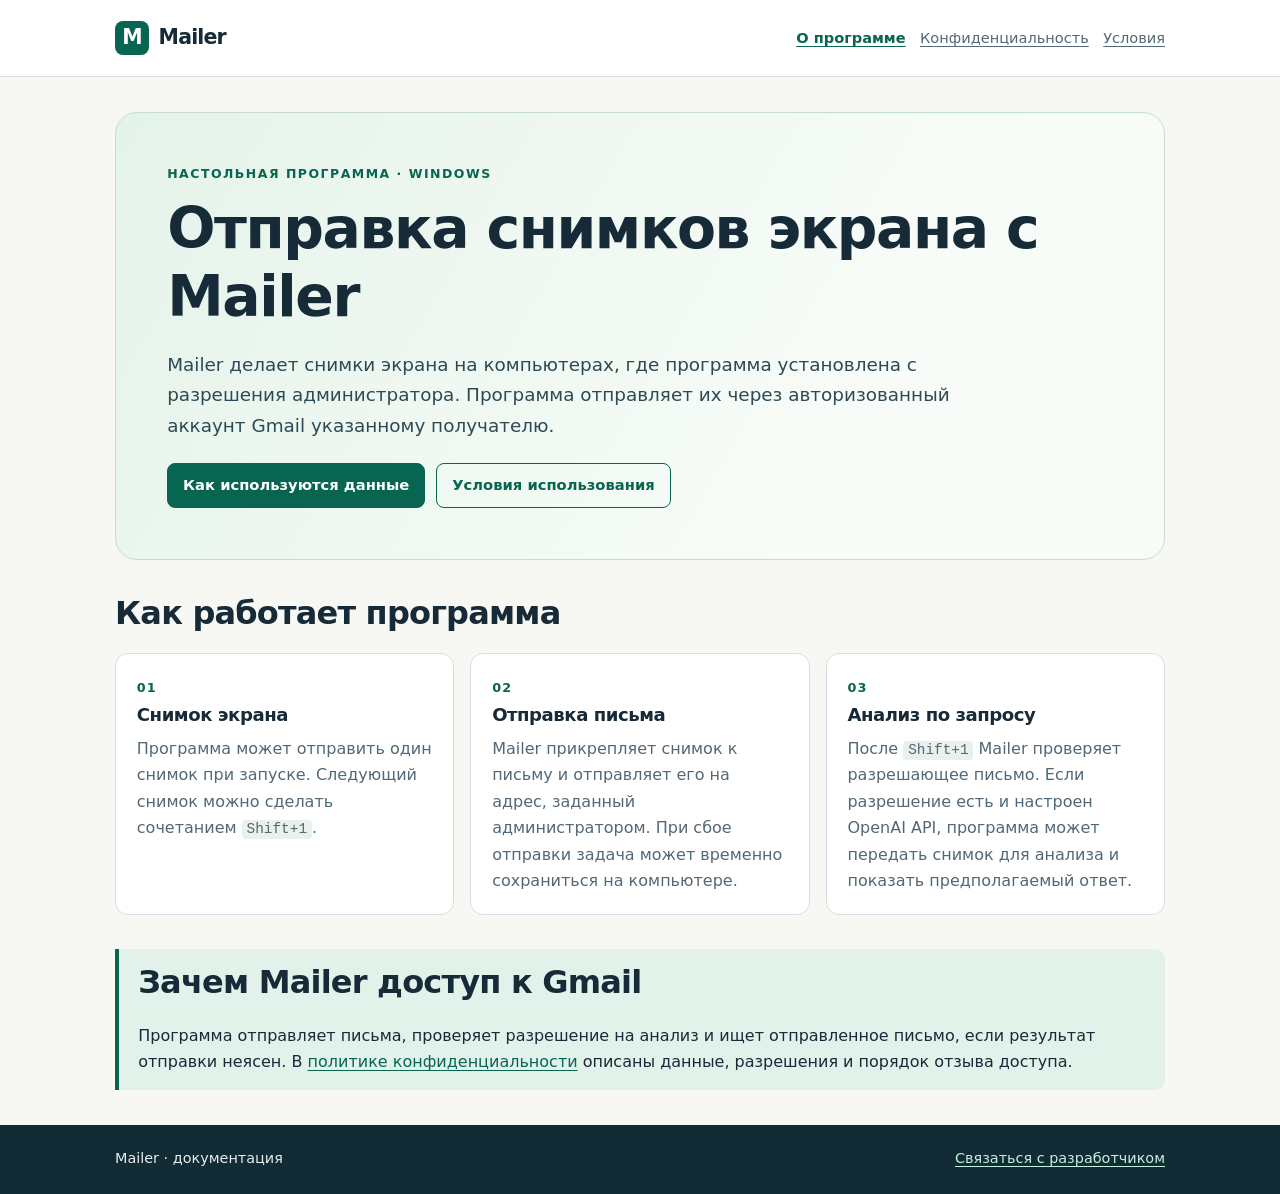
<file: index.html>
<!doctype html>
<html lang="ru">
<head>
<meta charset="utf-8">
<meta name="viewport" content="width=device-width,initial-scale=1">
<meta name="description" content="Описание Mailer, настольной программы Windows для отправки снимков через Gmail API и анализа по запросу.">
<title>Mailer — отправка снимков экрана</title>
<link rel="stylesheet" href="styles.css">
</head>
<body>
<a class="skip" href="#content">К содержанию</a>
<header><div class="wrap head"><a class="brand" href="index.html"><span class="mark" aria-hidden="true">M</span> Mailer</a><nav aria-label="Страницы сайта"><a href="index.html" aria-current="page">О программе</a><a href="privacy.html">Конфиденциальность</a><a href="terms.html">Условия</a></nav></div></header>
<main id="content" class="wrap">
<section class="hero" aria-labelledby="title">
  <p class="eyebrow">Настольная программа · Windows</p>
  <h1 id="title">Отправка снимков экрана с Mailer</h1>
  <p>Mailer делает снимки экрана на компьютерах, где программа установлена с разрешения администратора. Программа отправляет их через авторизованный аккаунт Gmail указанному получателю.</p>
  <div class="actions"><a class="button primary" href="privacy.html">Как используются данные</a><a class="button" href="terms.html">Условия использования</a></div>
</section>
<section aria-labelledby="workflow">
  <h2 id="workflow">Как работает программа</h2>
  <div class="grid">
    <article class="card"><span class="number">01</span><h3>Снимок экрана</h3><p>Программа может отправить один снимок при запуске. Следующий снимок можно сделать сочетанием <kbd>Shift+1</kbd>.</p></article>
    <article class="card"><span class="number">02</span><h3>Отправка письма</h3><p>Mailer прикрепляет снимок к письму и отправляет его на адрес, заданный администратором. При сбое отправки задача может временно сохраниться на компьютере.</p></article>
    <article class="card"><span class="number">03</span><h3>Анализ по запросу</h3><p>После <kbd>Shift+1</kbd> Mailer проверяет разрешающее письмо. Если разрешение есть и настроен OpenAI API, программа может передать снимок для анализа и показать предполагаемый ответ.</p></article>
  </div>
</section>
<section class="note" aria-labelledby="permission">
  <h2 id="permission">Зачем Mailer доступ к Gmail</h2>
  <p>Программа отправляет письма, проверяет разрешение на анализ и ищет отправленное письмо, если результат отправки неясен. В <a href="privacy.html">политике конфиденциальности</a> описаны данные, разрешения и порядок отзыва доступа.</p>
</section>
</main>
<footer><div class="wrap foot"><span>Mailer · документация</span><a href="mailto:sahiddinmurtazayev@gmail.com">Связаться с разработчиком</a></div></footer>
</body>
</html>
</file>
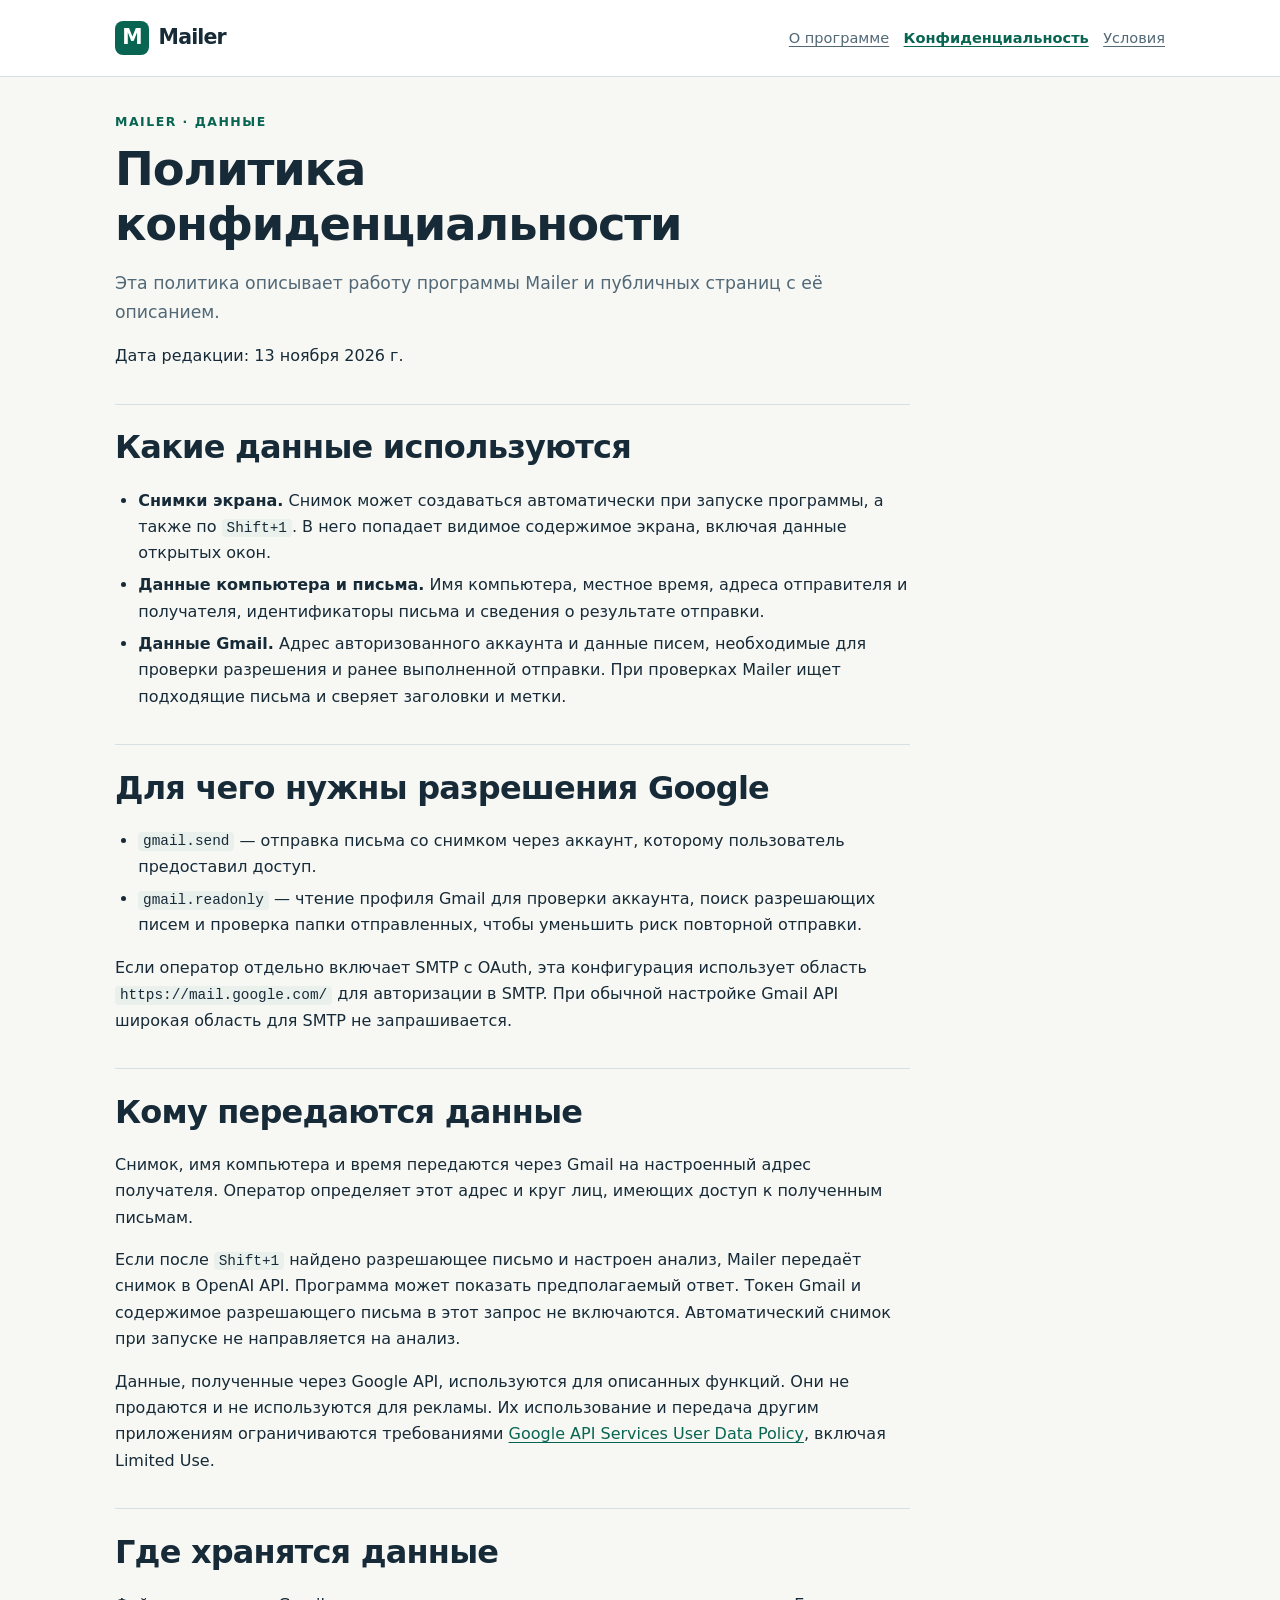
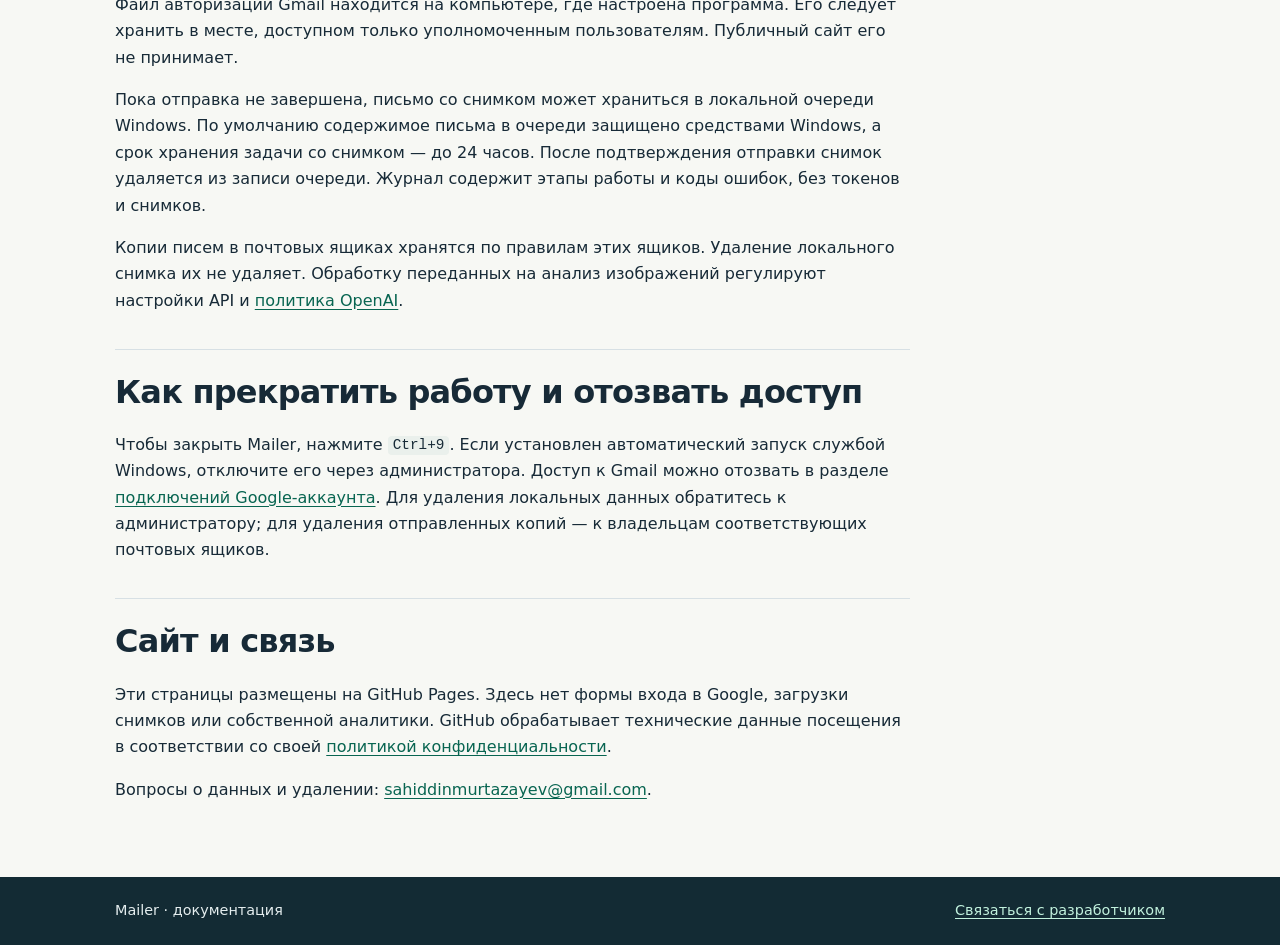
<file: privacy.html>
<!doctype html>
<html lang="ru">
<head>
<meta charset="utf-8">
<meta name="viewport" content="width=device-width,initial-scale=1">
<meta name="description" content="Какие данные обрабатывает Mailer, зачем нужен доступ к Gmail, кому передаются снимки и как отозвать доступ.">
<title>Политика конфиденциальности — Mailer</title>
<link rel="stylesheet" href="styles.css">
</head>
<body>
<a class="skip" href="#content">К содержанию</a>
<header><div class="wrap head"><a class="brand" href="index.html"><span class="mark" aria-hidden="true">M</span> Mailer</a><nav aria-label="Страницы сайта"><a href="index.html">О программе</a><a href="privacy.html" aria-current="page">Конфиденциальность</a><a href="terms.html">Условия</a></nav></div></header>
<main id="content" class="wrap">
<article class="doc">
  <p class="eyebrow">Mailer · данные</p>
  <h1>Политика конфиденциальности</h1>
  <p class="lead">Эта политика описывает работу программы Mailer и публичных страниц с её описанием.</p>
  <p>Дата редакции: <time datetime="2026-11-13">13 ноября 2026 г.</time></p>
  <section><h2>Какие данные используются</h2>
    <ul>
      <li><strong>Снимки экрана.</strong> Снимок может создаваться автоматически при запуске программы, а также по <kbd>Shift+1</kbd>. В него попадает видимое содержимое экрана, включая данные открытых окон.</li>
      <li><strong>Данные компьютера и письма.</strong> Имя компьютера, местное время, адреса отправителя и получателя, идентификаторы письма и сведения о результате отправки.</li>
      <li><strong>Данные Gmail.</strong> Адрес авторизованного аккаунта и данные писем, необходимые для проверки разрешения и ранее выполненной отправки. При проверках Mailer ищет подходящие письма и сверяет заголовки и метки.</li>
    </ul>
  </section>
  <section><h2>Для чего нужны разрешения Google</h2>
    <ul>
      <li><code>gmail.send</code> — отправка письма со снимком через аккаунт, которому пользователь предоставил доступ.</li>
      <li><code>gmail.readonly</code> — чтение профиля Gmail для проверки аккаунта, поиск разрешающих писем и проверка папки отправленных, чтобы уменьшить риск повторной отправки.</li>
    </ul>
    <p>Если оператор отдельно включает SMTP с OAuth, эта конфигурация использует область <code>https://mail.google.com/</code> для авторизации в SMTP. При обычной настройке Gmail API широкая область для SMTP не запрашивается.</p>
  </section>
  <section><h2>Кому передаются данные</h2>
    <p>Снимок, имя компьютера и время передаются через Gmail на настроенный адрес получателя. Оператор определяет этот адрес и круг лиц, имеющих доступ к полученным письмам.</p>
    <p>Если после <kbd>Shift+1</kbd> найдено разрешающее письмо и настроен анализ, Mailer передаёт снимок в OpenAI API. Программа может показать предполагаемый ответ. Токен Gmail и содержимое разрешающего письма в этот запрос не включаются. Автоматический снимок при запуске не направляется на анализ.</p>
    <p>Данные, полученные через Google API, используются для описанных функций. Они не продаются и не используются для рекламы. Их использование и передача другим приложениям ограничиваются требованиями <a href="https://developers.google.com/terms/api-services-user-data-policy">Google API Services User Data Policy</a>, включая Limited Use.</p>
  </section>
  <section><h2>Где хранятся данные</h2>
    <p>Файл авторизации Gmail находится на компьютере, где настроена программа. Его следует хранить в месте, доступном только уполномоченным пользователям. Публичный сайт его не принимает.</p>
    <p>Пока отправка не завершена, письмо со снимком может храниться в локальной очереди Windows. По умолчанию содержимое письма в очереди защищено средствами Windows, а срок хранения задачи со снимком — до 24 часов. После подтверждения отправки снимок удаляется из записи очереди. Журнал содержит этапы работы и коды ошибок, без токенов и снимков.</p>
    <p>Копии писем в почтовых ящиках хранятся по правилам этих ящиков. Удаление локального снимка их не удаляет. Обработку переданных на анализ изображений регулируют настройки API и <a href="https://openai.com/policies/privacy-policy/">политика OpenAI</a>.</p>
  </section>
  <section><h2>Как прекратить работу и отозвать доступ</h2>
    <p>Чтобы закрыть Mailer, нажмите <kbd>Ctrl+9</kbd>. Если установлен автоматический запуск службой Windows, отключите его через администратора. Доступ к Gmail можно отозвать в разделе <a href="https://myaccount.google.com/connections">подключений Google-аккаунта</a>. Для удаления локальных данных обратитесь к администратору; для удаления отправленных копий — к владельцам соответствующих почтовых ящиков.</p>
  </section>
  <section><h2>Сайт и связь</h2>
    <p>Эти страницы размещены на GitHub Pages. Здесь нет формы входа в Google, загрузки снимков или собственной аналитики. GitHub обрабатывает технические данные посещения в соответствии со своей <a href="https://docs.github.com/en/site-policy/privacy-policies/github-general-privacy-statement">политикой конфиденциальности</a>.</p>
    <p>Вопросы о данных и удалении: <a href="mailto:sahiddinmurtazayev@gmail.com">sahiddinmurtazayev@gmail.com</a>.</p>
  </section>
</article>
</main>
<footer><div class="wrap foot"><span>Mailer · документация</span><a href="mailto:sahiddinmurtazayev@gmail.com">Связаться с разработчиком</a></div></footer>
</body>
</html>
</file>
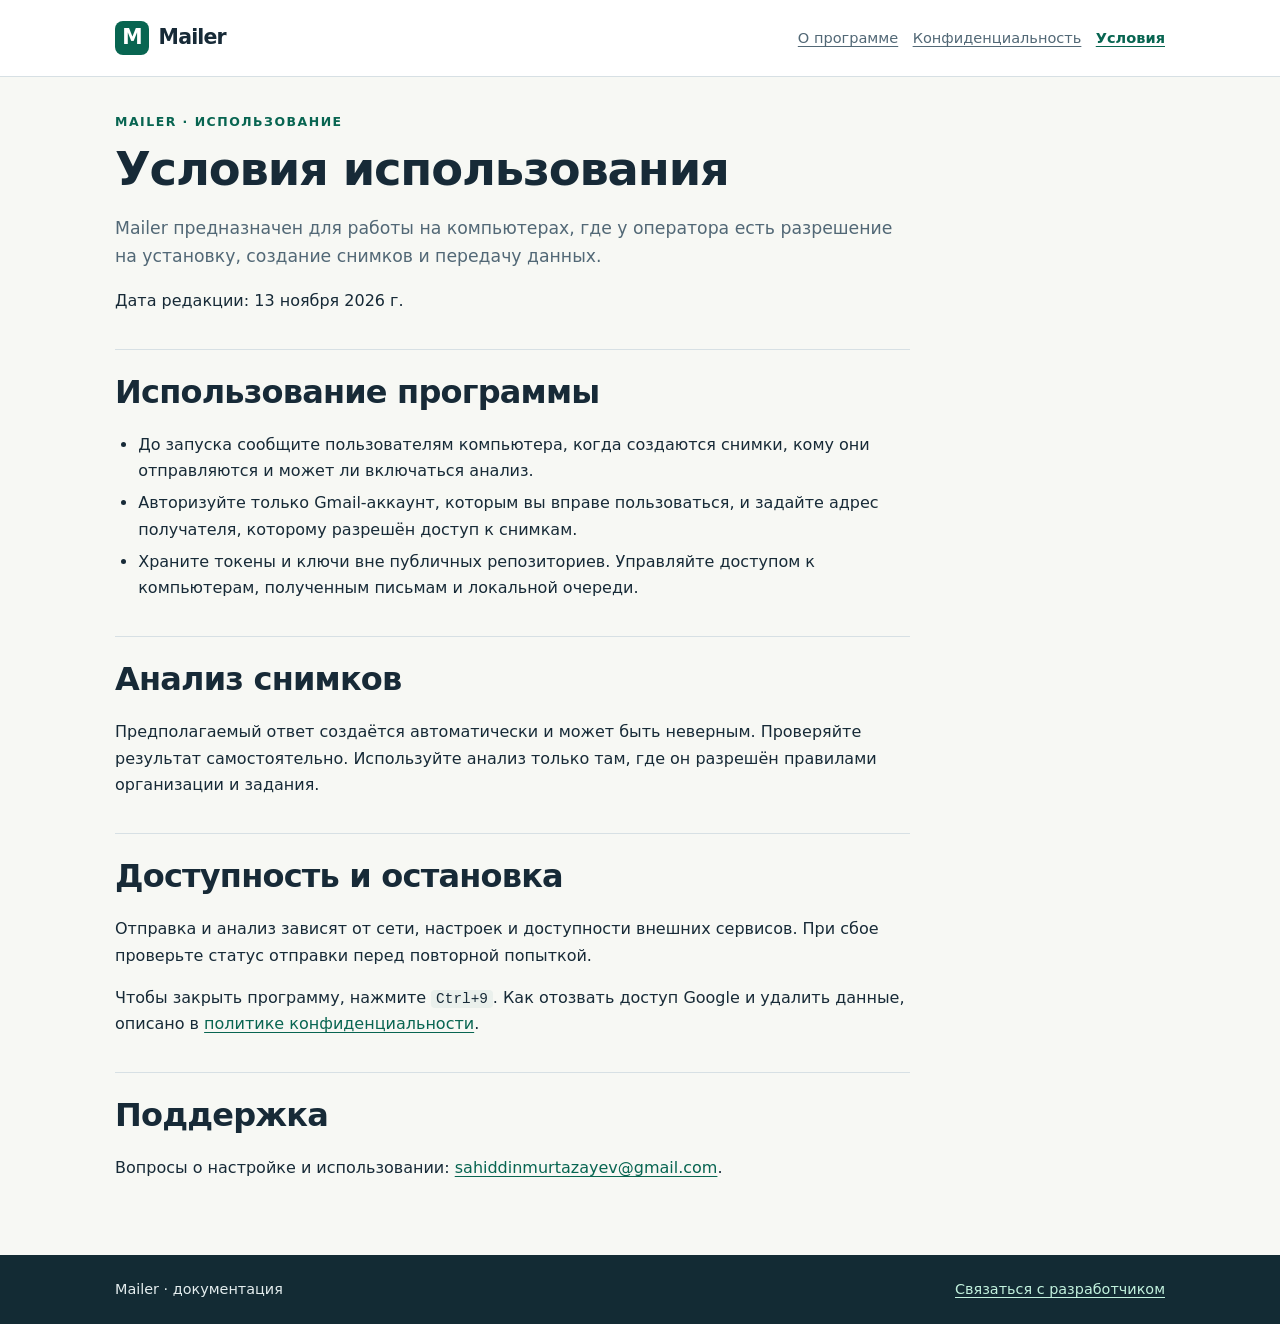
<file: terms.html>
<!doctype html>
<html lang="ru">
<head>
<meta charset="utf-8">
<meta name="viewport" content="width=device-width,initial-scale=1">
<meta name="description" content="Условия установки и использования настольной программы Mailer.">
<title>Условия использования — Mailer</title>
<link rel="stylesheet" href="styles.css">
</head>
<body>
<a class="skip" href="#content">К содержанию</a>
<header><div class="wrap head"><a class="brand" href="index.html"><span class="mark" aria-hidden="true">M</span> Mailer</a><nav aria-label="Страницы сайта"><a href="index.html">О программе</a><a href="privacy.html">Конфиденциальность</a><a href="terms.html" aria-current="page">Условия</a></nav></div></header>
<main id="content" class="wrap">
<article class="doc">
  <p class="eyebrow">Mailer · использование</p>
  <h1>Условия использования</h1>
  <p class="lead">Mailer предназначен для работы на компьютерах, где у оператора есть разрешение на установку, создание снимков и передачу данных.</p>
  <p>Дата редакции: <time datetime="2026-11-13">13 ноября 2026 г.</time></p>
  <section><h2>Использование программы</h2>
    <ul>
      <li>До запуска сообщите пользователям компьютера, когда создаются снимки, кому они отправляются и может ли включаться анализ.</li>
      <li>Авторизуйте только Gmail-аккаунт, которым вы вправе пользоваться, и задайте адрес получателя, которому разрешён доступ к снимкам.</li>
      <li>Храните токены и ключи вне публичных репозиториев. Управляйте доступом к компьютерам, полученным письмам и локальной очереди.</li>
    </ul>
  </section>
  <section><h2>Анализ снимков</h2>
    <p>Предполагаемый ответ создаётся автоматически и может быть неверным. Проверяйте результат самостоятельно. Используйте анализ только там, где он разрешён правилами организации и задания.</p>
  </section>
  <section><h2>Доступность и остановка</h2>
    <p>Отправка и анализ зависят от сети, настроек и доступности внешних сервисов. При сбое проверьте статус отправки перед повторной попыткой.</p>
    <p>Чтобы закрыть программу, нажмите <kbd>Ctrl+9</kbd>. Как отозвать доступ Google и удалить данные, описано в <a href="privacy.html">политике конфиденциальности</a>.</p>
  </section>
  <section><h2>Поддержка</h2><p>Вопросы о настройке и использовании: <a href="mailto:sahiddinmurtazayev@gmail.com">sahiddinmurtazayev@gmail.com</a>.</p></section>
</article>
</main>
<footer><div class="wrap foot"><span>Mailer · документация</span><a href="mailto:sahiddinmurtazayev@gmail.com">Связаться с разработчиком</a></div></footer>
</body>
</html>
</file>
<file: styles.css>
:root{color-scheme:light;--ink:#172a37;--muted:#526876;--line:#d7e0e4;--paper:#f7f8f4;--white:#fff;--green:#086551;--light:#e2f2ea;--dark:#132b34}
*{box-sizing:border-box}
html{scroll-behavior:smooth}
body{margin:0;background:var(--paper);color:var(--ink);font:1rem/1.65 system-ui,-apple-system,"Segoe UI",sans-serif}
a{color:var(--green);text-underline-offset:.2em;overflow-wrap:anywhere}
a:hover{color:#033e32}
a:focus-visible{outline:3px solid #a75b05;outline-offset:5px}
.wrap{width:min(100% - 2rem,1050px);margin:auto}
.skip{position:absolute;left:1rem;top:-7rem;padding:.6rem 1rem;background:var(--white);z-index:1}
.skip:focus{top:1rem}
header{background:var(--white);border-bottom:1px solid var(--line)}
.head{display:flex;align-items:center;justify-content:space-between;gap:1.2rem;min-height:76px;padding:.75rem 0;flex-wrap:wrap}
.brand{display:inline-flex;align-items:center;gap:.6rem;text-decoration:none;color:var(--ink);font-size:1.28rem;font-weight:760;letter-spacing:-.04em}
.mark{display:grid;place-items:center;width:34px;height:34px;border-radius:8px;background:var(--green);color:var(--white);font-weight:800}
nav{display:flex;flex-wrap:wrap;gap:.35rem .9rem;align-items:center}
nav a{font-size:.91rem;color:var(--muted);padding:.25rem 0}
nav [aria-current=page]{color:var(--green);font-weight:680}
.hero{margin-top:2.2rem;padding:clamp(1.35rem,4vw,3.3rem);border:1px solid #c4dcd2;border-radius:22px;background:linear-gradient(120deg,#e4f3e9,#f8fcf8 70%)}
.eyebrow{margin:0 0 .55rem;color:var(--green);font-size:.78rem;font-weight:760;letter-spacing:.12em;text-transform:uppercase}
h1,h2,h3{line-height:1.2;letter-spacing:-.025em}
h1{font-size:clamp(2rem,5.2vw,3.55rem);max-width:24ch;margin:.15em 0 .35em}
h2{font-size:clamp(1.35rem,2.7vw,2rem);margin:0 0 .65em}
h3{font-size:1.13rem;margin:.25em 0 .55em}
p{margin:.45em 0 1em}
.hero p:not(.eyebrow){max-width:67ch;color:#2d4a54;font-size:clamp(1rem,2vw,1.15rem)}
.actions{display:flex;flex-wrap:wrap;gap:.7rem;margin-top:1.4rem}
.button{display:inline-flex;min-height:44px;align-items:center;padding:.56rem .93rem;border-radius:8px;border:1px solid var(--green);font-size:.92rem;font-weight:650;text-decoration:none}
.button.primary{background:var(--green);color:var(--white)}
.button.primary:hover{background:#064a3d}
section{margin:2.15rem 0}
.grid{display:grid;grid-template-columns:repeat(3,minmax(0,1fr));gap:1rem}
.card{background:var(--white);border:1px solid var(--line);border-radius:13px;padding:1.2rem 1.3rem}
.card p{margin-bottom:0;color:var(--muted)}
.number{font-size:.8rem;font-weight:780;letter-spacing:.09em;color:var(--green)}
.note{border-left:4px solid var(--green);background:var(--light);padding:.9rem 1.2rem;border-radius:0 10px 10px 0}
.note p:last-child{margin-bottom:0}
.doc{max-width:795px;padding:2.2rem 0 .25rem}
.doc h1{font-size:clamp(1.95rem,5vw,2.9rem);max-width:none}
.doc .lead{font-size:1.08rem;color:var(--muted)}
.doc section{border-top:1px solid var(--line);padding-top:1.45rem}
ul,ol{padding-left:1.45rem}
li{margin:.35rem 0}
code,kbd{font: .9em ui-monospace,Consolas,monospace;background:#eaf0ec;border-radius:4px;padding:.1em .34em}
footer{background:var(--dark);color:#e4edee;margin-top:2.2rem;padding:1.4rem 0}
footer a{color:#c2f2de}
footer a:hover{color:#fff}
.foot{display:flex;justify-content:space-between;align-items:center;flex-wrap:wrap;gap:.8rem 1.2rem;font-size:.9rem}
@media(max-width:720px){.grid{grid-template-columns:1fr}.head{gap:.4rem}.hero{margin-top:1.2rem;border-radius:15px}}
@media(prefers-reduced-motion:reduce){html{scroll-behavior:auto}}
</file>
